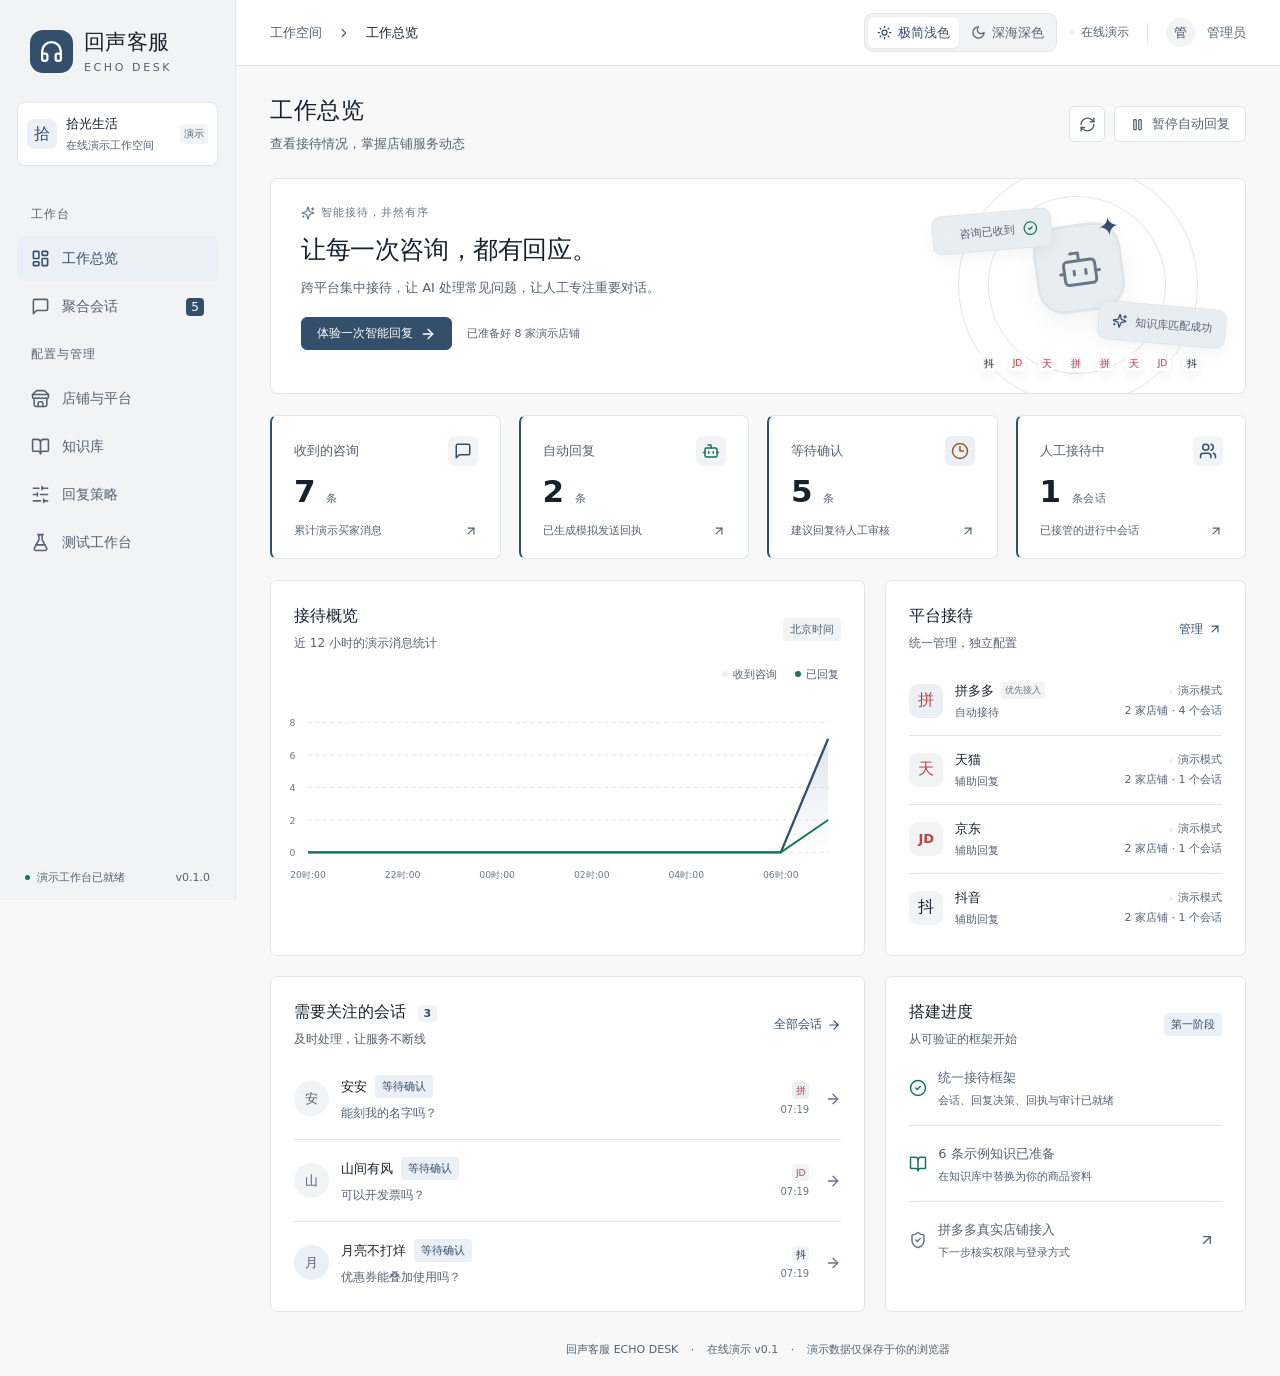
<file: index.html>
<!doctype html>
<html lang="zh-CN">
  <head>
    <meta charset="UTF-8" />
    <meta name="viewport" content="width=device-width, initial-scale=1.0" />
    <meta name="theme-color" content="#6855df" />
    <script>try { document.documentElement.dataset.theme = localStorage.getItem('echo-desk-theme') === 'ocean' ? 'ocean' : 'minimal'; } catch { document.documentElement.dataset.theme = 'minimal'; }</script>
    <title>回声客服 · 电商智能接待工作台</title>
    <link rel="icon" type="image/svg+xml" href="./favicon.svg" />
    <script type="module" crossorigin src="./index-Cj20kp0y.js"></script>
    <link rel="stylesheet" crossorigin href="./index-Ds_ArZD-.css">
  </head>
  <body>
    <div id="root"></div>
  </body>
</html>
</file>
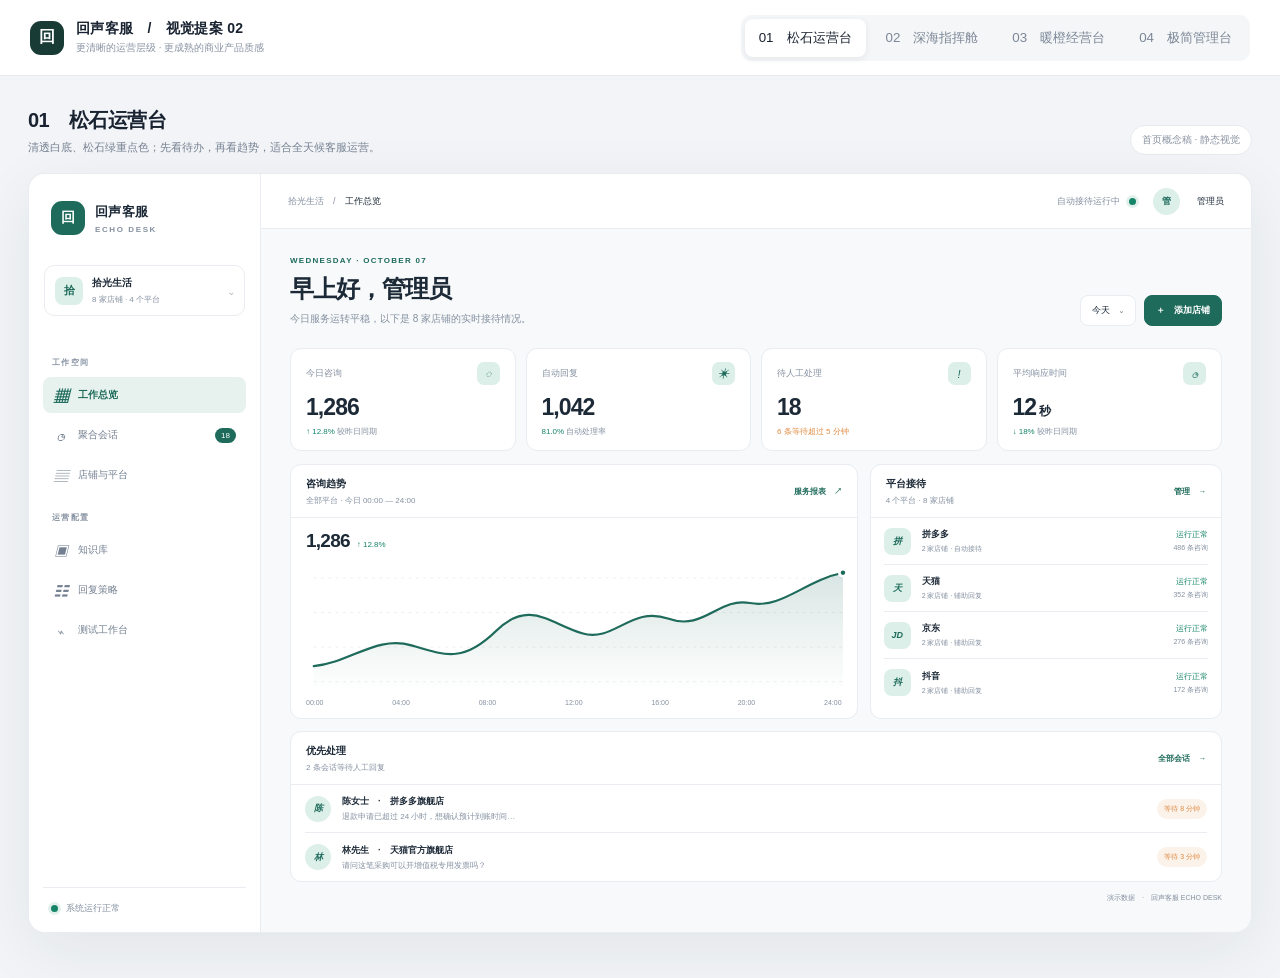
<file: design-options.html>
<!doctype html>
<html lang="zh-CN"><head><meta charset="utf-8"><meta name="viewport" content="width=device-width,initial-scale=1"><title>回声客服 · 视觉提案 2.0</title>
<style>
*{box-sizing:border-box}body{margin:0;background:#f2f4f7;color:#182230;font-family:Inter,"SF Pro Display","Segoe UI","PingFang SC","Microsoft YaHei",sans-serif}.picker{height:76px;position:sticky;top:0;z-index:5;background:#fff;border-bottom:1px solid #e7ebf0;display:flex;align-items:center;justify-content:space-between;padding:0 30px}.pick-brand{display:flex;align-items:center;gap:12px}.pick-symbol{width:34px;height:34px;border-radius:11px;background:#183b35;color:white;display:grid;place-items:center;font-weight:800}.pick-brand strong{font-size:14px;display:block;letter-spacing:.02em}.pick-brand small{font-size:10px;color:#8993a2;display:block;margin-top:3px}.pick-options{display:flex;gap:6px;background:#f4f6f8;border-radius:11px;padding:4px}.pick-options button{border:0;background:none;padding:10px 14px;color:#7c8796;font:600 11px inherit;cursor:pointer;border-radius:8px;white-space:nowrap}.pick-options button.active{background:white;color:#17212e;box-shadow:0 2px 7px #18223012}.stage{padding:31px 28px 45px;display:grid;justify-items:center}.intro{width:min(1380px,100%);display:flex;align-items:flex-end;justify-content:space-between;margin:0 0 18px}.intro h1{font-size:20px;letter-spacing:-.025em;margin:0;font-weight:690}.intro p{margin:6px 0 0;font-size:11px;color:#778293}.intro .tag{font-size:10px;color:#8993a2;background:#fff;border:1px solid #e7ebf0;border-radius:20px;padding:7px 11px}.board{--ink:#1c2937;--muted:#8490a0;--line:#e9edf1;--surface:#fff;--canvas:#f7f9fa;--accent:#1e6b5b;--accent2:#dcefe9;--hot:#df8a40;--nav:#fff;--navink:#748091;--selected:#e7f2ee;--ok:#158467;width:min(1380px,100%);min-height:760px;display:grid;grid-template-columns:232px minmax(0,1fr);background:var(--canvas);border:1px solid var(--line);border-radius:17px;overflow:hidden;box-shadow:0 18px 65px #1d2b3d12;color:var(--ink)}.board[hidden]{display:none}.sidebar{background:var(--nav);border-right:1px solid var(--line);padding:21px 14px 14px;display:flex;flex-direction:column}.brand{height:46px;display:flex;align-items:center;gap:10px;padding:0 8px;margin-bottom:24px}.brand-logo{width:34px;height:34px;border-radius:11px;display:grid;place-items:center;background:var(--accent);color:white;font-weight:800;font-size:14px}.brand-name{font-size:13px;font-weight:720;letter-spacing:.03em}.brand-name small{display:block;font-size:8px;letter-spacing:.2em;color:var(--muted);margin-top:4px;font-weight:600}.space-switch{display:flex;align-items:center;gap:9px;padding:10px;border:1px solid var(--line);border-radius:10px;margin:0 1px 24px}.space-mark{width:28px;height:28px;display:grid;place-items:center;border-radius:8px;background:var(--accent2);color:var(--accent);font-size:11px;font-weight:750}.space-name{font-size:10px;font-weight:650}.space-name small{display:block;color:var(--muted);font-size:8px;margin-top:4px;font-weight:450}.chevron{margin-left:auto;color:var(--muted);font-size:12px}.section-label{margin:17px 9px 7px;font-size:8px;font-weight:750;letter-spacing:.16em;color:var(--muted);text-transform:uppercase}.nav{height:36px;display:flex;align-items:center;gap:10px;padding:0 10px;border-radius:8px;color:var(--navink);font-size:10px;margin:2px 0}.nav .ico{width:15px;height:15px;display:grid;place-items:center;font-size:14px}.nav.on{background:var(--selected);color:var(--accent);font-weight:700}.nav em{margin-left:auto;background:var(--accent);color:white;border-radius:10px;padding:3px 6px;font-style:normal;font-size:8px}.side-bottom{margin-top:auto;border-top:1px solid var(--line);padding:14px 8px 3px;color:var(--muted);font-size:9px;display:flex;align-items:center;gap:8px}.online{width:7px;height:7px;border-radius:50%;background:var(--ok);box-shadow:0 0 0 3px color-mix(in srgb,var(--ok) 12%,transparent)}.work{min-width:0}.topbar{height:55px;background:var(--surface);border-bottom:1px solid var(--line);display:flex;align-items:center;justify-content:space-between;padding:0 27px;font-size:9px;color:var(--muted)}.topbar strong{color:var(--ink);font-weight:570}.top-actions{display:flex;gap:17px;align-items:center}.avatar{display:grid;place-items:center;width:27px;height:27px;border-radius:50%;background:var(--accent2);color:var(--accent);font-weight:750}.main{padding:27px 29px 26px;max-width:1220px;margin:auto}.headline{display:flex;justify-content:space-between;align-items:flex-end;margin-bottom:22px}.kicker{font-size:8px;text-transform:uppercase;letter-spacing:.16em;color:var(--accent);font-weight:750;margin-bottom:8px}.headline h2{font-size:24px;letter-spacing:-.04em;margin:0;font-weight:690}.headline p{font-size:10px;color:var(--muted);margin:7px 0 0}.controls{display:flex;gap:8px}.control{border:1px solid var(--line);border-radius:8px;background:var(--surface);padding:8px 11px;font-size:9px;color:var(--ink)}.control.strong{background:var(--accent);border-color:var(--accent);color:white;font-weight:650}.stats{display:grid;grid-template-columns:repeat(4,minmax(0,1fr));gap:10px;margin-bottom:13px}.stat{background:var(--surface);border:1px solid var(--line);border-radius:11px;padding:13px 15px}.stat-label{display:flex;align-items:center;justify-content:space-between;color:var(--muted);font-size:9px}.stat-icon{width:23px;height:23px;border-radius:7px;background:var(--accent2);color:var(--accent);display:grid;place-items:center;font-size:11px}.stat strong{display:block;font-size:23px;letter-spacing:-.04em;margin-top:9px;font-weight:690}.delta{font-size:8px;color:var(--ok);margin-top:5px}.delta span{color:var(--muted)}.row2{display:grid;grid-template-columns:minmax(0,1.45fr) minmax(245px,.9fr);gap:12px}.module{background:var(--surface);border:1px solid var(--line);border-radius:11px;overflow:hidden}.module-head{height:53px;padding:0 15px;display:flex;justify-content:space-between;align-items:center;border-bottom:1px solid var(--line)}.module-head strong{display:block;font-size:10px;font-weight:690}.module-head small{display:block;color:var(--muted);font-size:8px;margin-top:4px}.module-link{color:var(--accent);font-size:8px;font-weight:650}.summaryline{display:flex;align-items:baseline;gap:7px;padding:12px 15px 0}.summaryline strong{font-size:19px;letter-spacing:-.04em}.summaryline span{font-size:8px;color:var(--ok)}.chart{display:block;width:100%;height:147px}.xlabels{display:flex;justify-content:space-between;color:var(--muted);font-size:7px;padding:0 15px 12px}.stores{padding:0 13px}.store-row{height:47px;display:grid;grid-template-columns:29px minmax(0,1fr) auto;gap:9px;align-items:center;border-bottom:1px solid var(--line)}.store-row:last-child{border:0}.platform-icon{width:27px;height:27px;border-radius:8px;display:grid;place-items:center;background:var(--accent2);color:var(--accent);font-size:9px;font-weight:800}.store-copy strong{display:block;font-size:9px;font-weight:670}.store-copy small{display:block;color:var(--muted);font-size:7px;margin-top:3px}.store-info{text-align:right;font-size:8px;color:var(--ok)}.store-info small{display:block;color:var(--muted);font-size:7px;margin-top:3px}.queue{margin-top:12px}.queue-items{padding:0 14px}.queue-item{height:48px;display:grid;grid-template-columns:28px minmax(0,1fr) auto;align-items:center;gap:9px;border-bottom:1px solid var(--line)}.queue-item:last-child{border:0}.person{width:26px;height:26px;border-radius:50%;display:grid;place-items:center;background:var(--accent2);color:var(--accent);font-size:9px;font-weight:700}.customer strong{font-size:9px;display:block}.customer small{font-size:8px;display:block;color:var(--muted);margin-top:3px;white-space:nowrap;overflow:hidden;text-overflow:ellipsis}.status{font-size:7px;color:var(--hot);background:color-mix(in srgb,var(--hot) 11%,var(--surface));padding:5px 7px;border-radius:20px}.footnote{text-align:right;font-size:7px;color:var(--muted);margin-top:11px}
/* Night shift: denser command center, two-tone ink */
.board[data-design="night"]{--ink:#edf3fb;--muted:#92a3b8;--line:#29394a;--surface:#172433;--canvas:#111c29;--accent:#82b8ff;--accent2:#20354b;--hot:#ffbd73;--nav:#142130;--navink:#98a8ba;--selected:#20364c;--ok:#72d8b6;border-color:#263548;box-shadow:0 22px 80px #06101d50}.board[data-design="night"] .module,.board[data-design="night"] .stat{box-shadow:inset 0 1px #ffffff05}.board[data-design="night"] .chart-grid{stroke:#2c4054}.board[data-design="night"] .chart-stroke{stroke:#82b8ff}.board[data-design="night"] .chart-area{fill:url(#darkFill)}.board[data-design="night"] .chart-dot{fill:#82b8ff;stroke:#172433}
/* Market pulse: denser operations, warm signal orange, table-first */
.board[data-design="pulse"]{--ink:#26231f;--muted:#91887c;--line:#ece5d9;--surface:#fffefa;--canvas:#f5f1e9;--accent:#ca5b2b;--accent2:#f9e9df;--hot:#bb542c;--nav:#272b2c;--navink:#aeb8b5;--selected:#39413f;--ok:#39745d;border-radius:8px;box-shadow:0 20px 65px #392b1a16}.board[data-design="pulse"] .brand-logo{border-radius:9px;background:#ca5b2b}.board[data-design="pulse"] .headline h2{font-family:Georgia,"Songti SC",serif;font-size:29px;font-weight:500;letter-spacing:-.02em}.board[data-design="pulse"] .stat{border-radius:7px;box-shadow:none}.board[data-design="pulse"] .module{border-radius:7px;box-shadow:none}.board[data-design="pulse"] .queue{margin-top:10px}.board[data-design="pulse"] .module-head{background:#fffdf8}.board[data-design="pulse"] .control.strong{background:#c95227;border-color:#c95227}.board[data-design="pulse"] .brand-name,.board[data-design="pulse"] .space-name{color:#f1f0e8}
/* Monochrome executive: flat surfaces, restrained blue, bold typographic hierarchy */
.board[data-design="mono"]{--ink:#15191e;--muted:#737d87;--line:#e4e7e9;--surface:#fff;--canvas:#f7f8f7;--accent:#344d68;--accent2:#eaf0f5;--hot:#a56737;--nav:#f1f3f2;--navink:#606a74;--selected:#e2e8ed;--ok:#16745f;border-radius:4px;box-shadow:0 14px 46px #1118200d}.board[data-design="mono"] .brand-logo{border-radius:4px}.board[data-design="mono"] .stat,.board[data-design="mono"] .module{border-radius:4px;box-shadow:none}.board[data-design="mono"] .stat{border-width:0 0 0 2px;border-left-color:var(--accent);padding-left:13px}.board[data-design="mono"] .headline h2{font-size:27px;letter-spacing:-.05em}.board[data-design="mono"] .module-head{border-bottom:1px solid #dde2e5}
@media(max-width:1050px){.stage{padding:20px 12px}.board{grid-template-columns:195px 1fr}.main{padding:22px 18px}.row2{grid-template-columns:1fr}.stats{grid-template-columns:repeat(2,1fr)}}@media(max-width:650px){.picker{height:auto;align-items:flex-start;gap:12px;flex-direction:column;padding:13px 15px}.pick-options{width:100%;overflow:auto}.pick-options button{flex:1;padding:9px 8px;font-size:9px}.stage{padding:15px 7px}.intro{padding:0 6px}.intro .tag{display:none}.board{grid-template-columns:54px minmax(0,1fr);border-radius:8px}.sidebar{padding:14px 6px;align-items:center}.brand{padding:0;margin-bottom:16px}.brand-logo{width:31px;height:31px}.brand-name,.space-switch,.section-label,.nav span,.side-bottom{display:none}.nav{width:38px;justify-content:center;padding:0}.topbar{padding:0 12px}.main{padding:18px 10px}.headline{align-items:flex-start}.headline h2{font-size:20px}.headline p{max-width:240px;line-height:1.6}.controls .control:first-child{display:none}.stats{gap:7px}.stat{padding:10px}.stat strong{font-size:20px}.stat-label{font-size:8px}}
</style></head><body>
<header class="picker"><div class="pick-brand"><div class="pick-symbol">回</div><div><strong>回声客服　/　视觉提案 02</strong><small>更清晰的运营层级 · 更成熟的商业产品质感</small></div></div><nav class="pick-options" aria-label="选择视觉方向"><button class="active" data-pick="garden">01　松石运营台</button><button data-pick="night">02　深海指挥舱</button><button data-pick="pulse">03　暖橙经营台</button><button data-pick="mono">04　极简管理台</button></nav></header>
<div class="stage"><div class="intro"><div><h1 id="design-title">01　松石运营台</h1><p id="design-desc">清透白底、松石绿重点色；先看待办，再看趋势，适合全天候客服运营。</p></div><span class="tag">首页概念稿 · 静态视觉</span></div>
<div class="board" data-design="garden"><aside class="sidebar"><div class="brand"><div class="brand-logo">回</div><div class="brand-name">回声客服<small>ECHO DESK</small></div></div><div class="space-switch"><span class="space-mark">拾</span><div class="space-name">拾光生活<small>8 家店铺 · 4 个平台</small></div><span class="chevron">⌄</span></div><div class="section-label">工作空间</div><div class="nav on"><i class="ico">▦</i><span>工作总览</span></div><div class="nav"><i class="ico">◷</i><span>聚合会话</span><em>18</em></div><div class="nav"><i class="ico">▤</i><span>店铺与平台</span></div><div class="section-label">运营配置</div><div class="nav"><i class="ico">▣</i><span>知识库</span></div><div class="nav"><i class="ico">☷</i><span>回复策略</span></div><div class="nav"><i class="ico">⌁</i><span>测试工作台</span></div><div class="side-bottom"><i class="online"></i>系统运行正常</div></aside><section class="work"><header class="topbar"><div>拾光生活　/　<strong>工作总览</strong></div><div class="top-actions"><span>自动接待运行中　<i class="online" style="display:inline-block;vertical-align:middle"></i></span><span class="avatar">管</span><strong>管理员</strong></div></header><main class="main"><div class="headline"><div><div class="kicker">WEDNESDAY · OCTOBER 07</div><h2>早上好，管理员</h2><p>今日服务运转平稳，以下是 8 家店铺的实时接待情况。</p></div><div class="controls"><button class="control">今天　⌄</button><button class="control strong">＋　添加店铺</button></div></div>
<div class="stats"><article class="stat"><div class="stat-label">今日咨询 <i class="stat-icon">◌</i></div><strong>1,286</strong><div class="delta">↑ 12.8% <span>较昨日同期</span></div></article><article class="stat"><div class="stat-label">自动回复 <i class="stat-icon">✳</i></div><strong>1,042</strong><div class="delta">81.0% <span>自动处理率</span></div></article><article class="stat"><div class="stat-label">待人工处理 <i class="stat-icon">!</i></div><strong>18</strong><div class="delta" style="color:var(--hot)">6 条等待超过 5 分钟</div></article><article class="stat"><div class="stat-label">平均响应时间 <i class="stat-icon">◷</i></div><strong>12<span style="font-size:12px"> 秒</span></strong><div class="delta">↓ 18% <span>较昨日同期</span></div></article></div>
<div class="row2"><section class="module"><div class="module-head"><div><strong>咨询趋势</strong><small>全部平台 · 今日 00:00 — 24:00</small></div><span class="module-link">服务报表　↗</span></div><div class="summaryline"><strong>1,286</strong><span>↑ 12.8%</span></div><svg class="chart" viewBox="0 0 620 170" preserveAspectRatio="none"><defs><linearGradient id="lightFill" x1="0" y1="0" x2="0" y2="1"><stop offset="0" stop-color="var(--accent)" stop-opacity=".17"/><stop offset="1" stop-color="var(--accent)" stop-opacity="0"/></linearGradient><linearGradient id="darkFill" x1="0" y1="0" x2="0" y2="1"><stop offset="0" stop-color="#82b8ff" stop-opacity=".25"/><stop offset="1" stop-color="#82b8ff" stop-opacity="0"/></linearGradient></defs><g class="chart-grid" stroke="#e9edf1" stroke-dasharray="3 5"><path d="M25 30H605M25 70H605M25 110H605M25 150H605"/></g><path class="chart-area" d="M25 132 C65 128 94 96 132 108 S189 128 225 91 S284 83 319 94 S373 62 413 77 S468 52 503 59 S563 33 605 24 V160 H25Z" fill="url(#lightFill)"/><path class="chart-stroke" d="M25 132 C65 128 94 96 132 108 S189 128 225 91 S284 83 319 94 S373 62 413 77 S468 52 503 59 S563 33 605 24" fill="none" stroke="var(--accent)" stroke-width="2.5" stroke-linecap="round"/><circle class="chart-dot" cx="605" cy="24" r="4" fill="var(--accent)" stroke="white" stroke-width="3"/></svg><div class="xlabels"><span>00:00</span><span>04:00</span><span>08:00</span><span>12:00</span><span>16:00</span><span>20:00</span><span>24:00</span></div></section><section class="module"><div class="module-head"><div><strong>平台接待</strong><small>4 个平台 · 8 家店铺</small></div><span class="module-link">管理　→</span></div><div class="stores"><div class="store-row"><i class="platform-icon">拼</i><div class="store-copy"><strong>拼多多</strong><small>2 家店铺 · 自动接待</small></div><div class="store-info">运行正常<small>486 条咨询</small></div></div><div class="store-row"><i class="platform-icon">天</i><div class="store-copy"><strong>天猫</strong><small>2 家店铺 · 辅助回复</small></div><div class="store-info">运行正常<small>352 条咨询</small></div></div><div class="store-row"><i class="platform-icon">JD</i><div class="store-copy"><strong>京东</strong><small>2 家店铺 · 辅助回复</small></div><div class="store-info">运行正常<small>276 条咨询</small></div></div><div class="store-row"><i class="platform-icon">抖</i><div class="store-copy"><strong>抖音</strong><small>2 家店铺 · 辅助回复</small></div><div class="store-info">运行正常<small>172 条咨询</small></div></div></div></section></div>
<section class="module queue"><div class="module-head"><div><strong>优先处理</strong><small>2 条会话等待人工回复</small></div><span class="module-link">全部会话　→</span></div><div class="queue-items"><div class="queue-item"><i class="person">陈</i><div class="customer"><strong>陈女士　·　拼多多旗舰店</strong><small>退款申请已超过 24 小时，想确认预计到账时间…</small></div><span class="status">等待 8 分钟</span></div><div class="queue-item"><i class="person">林</i><div class="customer"><strong>林先生　·　天猫官方旗舰店</strong><small>请问这笔采购可以开增值税专用发票吗？</small></div><span class="status">等待 3 分钟</span></div></div></section><div class="footnote">演示数据　·　回声客服 ECHO DESK</div></main></section></div></div>
<script>
const variants={garden:['01　松石运营台','清透白底、松石绿重点色；先看待办，再看趋势，适合全天候客服运营。'],night:['02　深海指挥舱','午夜蓝灰、冷光蓝和实时状态；强化运行监控与 AI 接待表现，适合大屏值守。'],pulse:['03　暖橙经营台','砂岩底色、陶土橙提醒；把店铺经营和待处理会话放在首屏，适合电商运营团队。'],mono:['04　极简管理台','低彩度石墨灰、扁平分区和清晰数字层级；更克制稳重，适合专业 SaaS 控制台。']};document.querySelectorAll('[data-pick]').forEach(button=>button.addEventListener('click',()=>{const design=button.dataset.pick;document.querySelectorAll('[data-pick]').forEach(b=>b.classList.toggle('active',b===button));const board=document.querySelector('.board');board.dataset.design=design;document.getElementById('design-title').textContent=variants[design][0];document.getElementById('design-desc').textContent=variants[design][1]}));
</script></body></html>
</file>
<file: index-Ds_ArZD-.css>
:root{font-family:Inter,Segoe UI,Microsoft YaHei,system-ui,sans-serif;color:var(--text);background:var(--surface);font-synthesis:none;font-weight:400;font-size:16px;--purple: #536985;--line: #e7ebf0;--muted: #9395a6;--green: #32947c;--shadow: 0 4px 20px #34335c04}*{box-sizing:border-box}body{margin:0}button,input,select,textarea{font:inherit}button,a,input,select,textarea{-webkit-tap-highlight-color:transparent}button{cursor:pointer}button:disabled{cursor:not-allowed;opacity:.5}a{color:inherit;text-decoration:none}button{color:inherit}button,input,select,textarea{outline:none}button:focus-visible,a:focus-visible{outline:3px solid var(--focus-ring);outline-offset:3px}input:focus,textarea:focus,select:focus{border-color:var(--line)!important;box-shadow:0 0 0 3px var(--shadow-color)}input,select,textarea{border:1px solid var(--line);border-radius:7px;background:var(--surface);color:var(--text)}input,select{height:38px;padding:0 11px}textarea{padding:11px 12px;line-height:1.8;resize:vertical}h1,h2,h3,p{margin:0}h3{font-size:16px;line-height:1.5;font-weight:600}svg{flex-shrink:0}small{font-size:13px}.muted{color:var(--muted)}.app-shell{display:flex;min-height:100vh}.sidebar{width:236px;position:fixed;left:0;top:0;bottom:0;display:flex;flex-direction:column;background:var(--surface);border-right:1px solid var(--line);padding:28px 17px 15px;z-index:5}.brand{display:flex;gap:11px;align-items:center;padding:0 13px 28px}.brand-mark{height:43px;width:43px;border-radius:13px;background:linear-gradient(140deg,var(--accent),var(--accent));display:flex;align-items:center;justify-content:center;color:var(--text-muted);box-shadow:0 5px 12px var(--shadow-color)}.brand strong{font-size:21px;letter-spacing:1px;font-weight:700;display:block}.brand span{display:block;font-size:11px;letter-spacing:2.6px;color:var(--text-secondary);margin-top:5px}.workspace{display:flex;align-items:center;gap:9px;background:var(--surface);border:1px solid var(--line);border-radius:8px;padding:12px 9px;margin-bottom:26px}.workspace-avatar{width:30px;height:30px;background:var(--accent-soft);color:var(--accent);border-radius:7px;display:grid;place-items:center;font-weight:600}.workspace strong{display:block;font-size:13px;font-weight:600}.workspace small{display:block;font-size:11px;color:var(--text-secondary);margin-top:5px}.workspace .badge{font-size:10px;padding:3px 4px;margin-left:auto}.nav-label{padding:0 14px;color:var(--text-secondary);font-size:12px;margin:14px 0 10px;letter-spacing:1px}.nav-item{display:flex;width:100%;align-items:center;gap:12px;border:0;background:none;border-radius:7px;padding:13px 14px;margin:3px 0;color:var(--text-secondary);text-align:left;font-size:14px;transition:background .15s}.nav-item:hover{background:var(--surface)}.nav-item.active{background:var(--surface-muted);color:var(--text);font-weight:600}.nav-item.active svg{stroke-width:2}.nav-item>svg:last-child:not(:first-child){margin-left:auto}.nav-count{margin-left:auto;background:var(--accent-soft);color:var(--accent);border-radius:4px;padding:2px 5px;font-size:12px}.sidebar-bottom{margin-top:auto;padding-top:30px}.build-card{background:linear-gradient(120deg,var(--surface),var(--surface-muted));border:1px solid var(--line);border-radius:9px;padding:17px 16px;color:var(--accent);position:relative}.build-card>svg{position:absolute;right:17px;top:16px;color:var(--accent)}.build-card strong{font-size:14px;font-weight:600}.build-card p{font-size:12px;line-height:1.9;color:var(--text-secondary);margin-top:9px}.build-card button{display:flex;align-items:center;gap:8px;color:var(--accent);border:0;background:none;font-size:12px;padding:0;margin-top:12px}.service-status{display:flex;gap:7px;align-items:center;font-size:11px;color:var(--text-secondary);margin-top:21px;padding:0 8px}.service-status i,.demo-indicator i,.platform-state i,.shop-name i{height:5px;width:5px;border-radius:50%;background:var(--success);display:inline-block}.service-status i.offline{background:var(--warning-soft)}.service-status small{margin-left:auto;font-size:11px;color:var(--text-secondary)}.main-shell{margin-left:236px;width:calc(100% - 236px)}.topbar{height:66px;padding:0 34px;background:var(--surface);border-bottom:1px solid var(--line);display:flex;align-items:center;justify-content:space-between}.breadcrumb{display:flex;align-items:center;gap:15px;font-size:13px;color:var(--text-secondary)}.breadcrumb span{color:var(--text)}.topbar-actions{display:flex;align-items:center;gap:12px;font-size:13px;color:var(--text-secondary)}.demo-indicator{display:flex;align-items:center;gap:7px;font-size:12px;color:var(--text-secondary)}.demo-indicator i{background:var(--accent-soft)}.divider{width:1px;height:20px;background:var(--line);margin:0 6px}.user-avatar{width:29px;height:29px;border-radius:50%;background:var(--surface-muted);color:var(--accent);display:grid;place-items:center;font-size:13px}main{padding:29px 34px 16px;max-width:1560px;margin:auto}.page-heading{display:flex;justify-content:space-between;align-items:center;margin-bottom:25px;gap:15px}.page-heading h1{font-size:23px;letter-spacing:.5px;font-weight:650}.page-heading p{font-size:13px;color:var(--text-secondary);margin-top:9px}.heading-actions{display:flex;align-items:center;gap:9px}.button{display:inline-flex;align-items:center;justify-content:center;gap:7px;border:1px solid transparent;min-height:36px;padding:0 15px;border-radius:6px;font-size:13px;font-weight:500;white-space:nowrap;transition:background .15s}.button.primary{background:var(--accent-soft);color:var(--text-muted);border-color:var(--line);box-shadow:0 3px 6px var(--shadow-color)}.button.primary:hover:not(:disabled){background:var(--accent)}.button.secondary{background:var(--surface);border-color:var(--line);color:var(--text-secondary)}.button.secondary:hover:not(:disabled){background:var(--surface);border-color:var(--line)}.icon-button{display:inline-flex;align-items:center;justify-content:center;width:30px;height:30px;border:0;background:none;border-radius:6px;color:var(--text-secondary)}.icon-button:hover{background:var(--surface-muted);color:var(--accent)}.icon-button.bordered{border:1px solid var(--line);background:var(--surface);height:36px;width:36px}.text-button{display:inline-flex;align-items:center;gap:5px;background:none;border:0;padding:0;color:var(--accent);font-size:12px;white-space:nowrap}.text-button:hover{text-decoration:underline}.badge{font-size:11px;padding:4px 7px;background:var(--surface-muted);color:var(--text-secondary);border-radius:4px;display:inline-flex;align-items:center;gap:4px;white-space:nowrap;font-weight:400}.badge.purple{background:var(--accent-soft);color:var(--accent)}.badge.green{background:var(--surface-muted);color:var(--success)}.badge.orange{background:var(--accent-soft);color:var(--warning)}.badge.blue{background:var(--accent-soft);color:var(--accent)}.panel{background:var(--surface);border:1px solid var(--line);border-radius:10px;box-shadow:var(--shadow)}.panel-heading{display:flex;justify-content:space-between;align-items:center;padding:23px 23px 0;gap:15px}.panel-heading p{font-size:12px;color:var(--text-secondary);line-height:1.8;margin-top:5px}.panel-title-icon{display:flex;align-items:center;gap:13px}.panel-title-icon>svg{color:var(--accent)}.page-footer{font-size:11px;color:var(--text-secondary);text-align:center;line-height:1.8;padding:28px 0 0}.page-footer span{margin:0 9px}.error-banner,.pause-banner{display:flex;align-items:center;justify-content:space-between;gap:9px;padding:12px 15px;background:var(--accent-soft);border:1px solid var(--line);border-radius:7px;font-size:14px;color:var(--danger);margin-bottom:18px}.error-banner button{border:0;background:none;color:inherit}.pause-banner{justify-content:flex-start;background:var(--accent-soft);border-color:var(--line);color:var(--warning)}.toast{position:fixed;bottom:28px;left:calc(50% + 100px);transform:translate(-50%);display:flex;align-items:center;gap:9px;background:var(--accent);color:var(--text-muted);box-shadow:0 10px 40px var(--shadow-color);padding:13px 21px;border-radius:9px;font-size:14px;z-index:100}.toast svg{color:var(--success)}.loading{display:flex;gap:10px;align-items:center;justify-content:center;min-height:240px;color:var(--text-secondary);font-size:14px}.spin{animation:spin 1.4s linear infinite}@keyframes spin{to{transform:rotate(360deg)}}.empty-state{padding:55px 20px;text-align:center;color:var(--text-secondary);font-size:14px}.welcome-card{min-height:216px;background:linear-gradient(100deg,var(--accent-soft),var(--surface-muted) 56%,var(--surface-muted));border:1px solid var(--line);border-radius:10px;padding:26px 30px;display:flex;justify-content:space-between;position:relative;overflow:hidden}.welcome-content{position:relative;z-index:1}.eyebrow{font-size:11px;display:flex;gap:6px;align-items:center;letter-spacing:1px;color:var(--text-muted);margin-bottom:13px}.welcome-card h2{font-size:25px;letter-spacing:1px;font-weight:600;color:var(--text)}.welcome-card p{font-size:13px;color:var(--text-secondary);margin:13px 0 20px}.welcome-card .button{font-size:12px;min-height:33px}.welcome-note{font-size:11px;color:var(--text-secondary);margin-left:15px}.welcome-art{position:relative;width:270px;flex-shrink:0;height:160px;margin-right:5px}.orbit{position:absolute;border:1px solid var(--line);border-radius:50%;width:178px;height:178px;left:48px;top:-9px}.orbit-two{width:240px;height:240px;left:18px;top:-40px}.art-bot{width:88px;height:88px;border-radius:27px;background:linear-gradient(140deg,var(--surface),var(--accent-soft));border:3px solid var(--line);box-shadow:0 12px 25px var(--shadow-color);position:absolute;left:95px;top:19px;display:grid;place-items:center;color:var(--text-muted);transform:rotate(-8deg)}.bot-star{position:absolute;right:-5px;top:-11px;color:var(--accent);font-size:26px}.art-bubble{position:absolute;display:flex;align-items:center;gap:8px;padding:11px 13px;border:1px solid var(--line);background:var(--surface);box-shadow:0 5px 15px var(--shadow-color);border-radius:9px;font-size:11px;color:var(--text-secondary)}.bubble-one{top:7px;left:-8px;transform:rotate(-5deg)}.bubble-one svg{color:var(--success)}.bubble-dot{width:6px;height:6px;background:var(--accent-soft);border-radius:50%}.bubble-two{right:-16px;top:100px;transform:rotate(5deg)}.bubble-two svg{color:var(--accent)}.art-platforms{display:flex;gap:12px;position:absolute;bottom:-6px;left:40px}.art-platforms .platform-icon{box-shadow:0 5px 10px var(--shadow-color);border:3px solid var(--line);width:31px;height:31px;border-radius:9px}.metrics-grid{display:grid;grid-template-columns:repeat(4,1fr);gap:18px;margin:21px 0}.metric-card{background:var(--surface);border:1px solid var(--line);box-shadow:var(--shadow);border-radius:9px;padding:20px 22px;text-align:left}.metric-card:hover{border-color:var(--line)}.metric-top{display:flex;justify-content:space-between;align-items:center;color:var(--text-secondary);font-size:13px}.metric-icon{height:30px;width:30px;border-radius:7px;background:var(--surface-muted);color:var(--accent);display:grid;place-items:center}.metric-icon.green{background:var(--surface-muted);color:var(--success)}.metric-icon.orange{background:var(--accent-soft);color:var(--warning)}.metric-icon.blue{background:var(--surface-muted);color:var(--accent)}.metric-card>strong{display:block;font-size:31px;font-weight:600;margin-top:7px;letter-spacing:.5px;color:var(--text)}.metric-card strong small{font-size:11px;font-weight:400;color:var(--text-secondary);margin-left:10px}.metric-card p{margin-top:14px;font-size:11px;display:flex;align-items:center;justify-content:space-between;color:var(--text-secondary)}.dashboard-columns{display:grid;grid-template-columns:1.65fr 1fr;gap:20px}.chart-panel{min-width:0}.chart-legend{display:flex;gap:18px;justify-content:flex-end;font-size:11px;color:var(--text-secondary);margin:12px 25px 0}.chart-legend span{display:flex;align-items:center;gap:5px}.chart-legend i{width:6px;height:6px;border-radius:50%}.legend-purple{background:var(--accent-soft)}.legend-mint{background:var(--success)}.chart{display:block;width:100%;height:211px;margin:0 0 11px}.platform-rows{padding:12px 23px 13px}.platform-row{display:flex;gap:12px;align-items:center;padding:15px 0;border-bottom:1px solid var(--line)}.platform-row:last-child{border:0}.platform-icon{display:inline-grid;place-items:center;width:34px;height:34px;border-radius:9px;background:var(--accent-soft);color:var(--danger);font-size:16px;flex-shrink:0;font-weight:600}.platform-icon.small{width:17px;height:17px;border-radius:4px;font-size:10px;font-weight:500}.platform-icon.tmall{background:var(--surface-muted);color:var(--danger)}.platform-icon.jd{background:var(--surface-muted);color:var(--danger);font-size:13px}.platform-icon.jd.small{font-size:9px}.platform-icon.douyin{background:var(--surface-muted);color:var(--text)}.platform-row strong{font-size:13px;font-weight:500;display:flex;align-items:center;gap:7px}.platform-row small{display:block;margin-top:5px;font-size:11px;color:var(--text-secondary)}.tiny-label{font-size:9px;color:var(--text-muted);background:var(--surface-muted);border-radius:3px;padding:2px 4px}.platform-state{font-size:11px;color:var(--text-secondary);margin-left:auto;text-align:right}.platform-state i{margin-right:5px;width:4px;height:4px;background:var(--accent-soft)}.bottom-columns{margin-top:20px}.number-bubble{font-size:11px;color:var(--accent);background:var(--surface-muted);padding:2px 6px;border-radius:4px;margin-left:6px}.pending-panel{padding-bottom:8px}.attention-row{display:flex;align-items:center;width:calc(100% - 46px);margin:0 23px;gap:12px;padding:17px 0;background:none;border:0;border-bottom:1px solid var(--line);text-align:left}.attention-row:first-of-type{margin-top:8px}.attention-row:last-child{border:0}.attention-row>div{min-width:0;flex:1}.customer-avatar{height:35px;width:35px;border-radius:50%;background:var(--surface-muted);color:var(--text-secondary);font-size:13px;display:grid;place-items:center;flex-shrink:0}.attention-row:nth-of-type(2) .customer-avatar{background:var(--surface-muted);color:var(--text-secondary)}.attention-row:nth-of-type(3) .customer-avatar{background:var(--accent-soft);color:var(--text-secondary)}.attention-row strong{font-size:13px;font-weight:500;display:flex;align-items:center;gap:8px}.attention-row p{font-size:12px;color:var(--text-secondary);margin-top:7px;overflow:hidden;text-overflow:ellipsis;white-space:nowrap}.attention-row>svg{color:var(--text-muted);margin-left:4px}.attention-platform{text-align:right;display:flex;flex-direction:column;align-items:flex-end;gap:5px}.attention-platform small{font-size:10px;color:var(--text-muted)}.milestone{margin:0 23px;padding:17px 0;display:flex;align-items:center;gap:11px;border-bottom:1px solid var(--line);color:var(--text-muted)}.milestone:first-of-type{margin-top:7px}.milestone:last-child{border:0;padding-bottom:24px}.milestone.done>svg{color:var(--success)}.milestone strong{font-size:13px;color:var(--text-secondary);font-weight:500}.milestone small{font-size:11px;display:block;color:var(--text-secondary);margin-top:6px}.milestone .icon-button{margin-left:auto}.inbox-layout{display:grid;grid-template-columns:260px minmax(300px,1fr) 225px;overflow:hidden;height:calc(100vh - 226px);min-height:620px}.conversation-list{border-right:1px solid var(--line);background:var(--surface);display:flex;flex-direction:column;min-height:0}.list-heading{display:flex;align-items:center;justify-content:space-between;padding:21px 17px 17px;font-size:14px}.list-heading span:not(.badge){font-size:12px;color:var(--text-secondary);margin-left:6px;font-weight:400}.search-box{display:flex;align-items:center;border:1px solid var(--line);border-radius:6px;background:var(--surface);color:var(--text-secondary);padding:0 10px;gap:6px}.search-box input{border:0;box-shadow:none!important;background:transparent;min-width:0;width:100%;padding:0 3px;font-size:13px;height:34px}.conversation-list>.search-box{margin:0 15px}.list-filters{display:flex;align-items:center;padding:12px 15px;gap:5px;border-bottom:1px solid var(--line)}.list-filters select{font-size:12px;background:none;border:0;height:25px;padding:0;max-width:110px;color:var(--text-secondary)}.list-filters select:last-child{margin-left:auto}.list-filters>svg{display:none}.conversation-items{overflow:auto;min-height:0}.conversation-item{width:100%;display:flex;gap:11px;align-items:flex-start;background:none;border:0;border-bottom:1px solid var(--line);text-align:left;padding:19px 17px;position:relative}.conversation-item:hover{background:var(--surface)}.conversation-item.selected{background:var(--surface-muted)}.conversation-item.selected:before{content:"";position:absolute;width:3px;background:var(--accent-soft);left:0;top:0;bottom:0}.avatar-wrap{position:relative}.avatar-wrap .platform-icon{position:absolute;right:-3px;bottom:-4px;border:2px solid var(--line);width:17px;height:17px;font-size:8px}.conversation-preview{flex:1;min-width:0}.conversation-preview strong{display:flex;justify-content:space-between;align-items:center;font-size:13px;font-weight:500;gap:4px}.conversation-preview small{font-size:10px;color:var(--text-secondary);font-weight:400}.conversation-preview p{font-size:12px;color:var(--text-secondary);overflow:hidden;white-space:nowrap;text-overflow:ellipsis;margin:9px 0 7px}.conversation-preview>span{color:var(--text-muted);font-size:10px}.conversation-main{display:flex;flex-direction:column;min-width:0;min-height:0}.chat-header{display:flex;align-items:center;justify-content:space-between;padding:21px 22px;border-bottom:1px solid var(--line);gap:8px}.chat-header strong{font-size:15px;font-weight:600}.chat-header p{font-size:11px;color:var(--text-secondary);display:flex;gap:5px;align-items:center;margin-top:7px}.chat-header>div:last-child{display:flex;align-items:center;gap:10px}.small-button{padding:0 9px;font-size:11px;min-height:30px}.chat-timeline{flex:1;min-height:100px;overflow:auto;padding:21px 22px;background:var(--surface)}.timeline-caption{text-align:center;color:var(--text-muted);font-size:11px;margin-bottom:25px}.chat-message{display:flex;gap:10px;align-items:flex-start;margin-bottom:25px}.message-avatar{width:27px;height:27px;border-radius:7px;background:var(--surface-muted);color:var(--text-secondary);font-size:12px;display:grid;place-items:center}.message-avatar.purple{background:var(--accent-soft);color:var(--accent)}.chat-message>div{max-width:85%}.message-author{font-size:11px;color:var(--text-secondary);margin:1px 0 7px;display:flex;gap:11px}.message-author small{font-size:10px;color:var(--text-muted)}.chat-message p{font-size:13px;line-height:1.9;padding:11px 14px;border:1px solid var(--line);background:var(--surface);border-radius:0 9px 9px;white-space:pre-wrap;overflow-wrap:anywhere}.chat-message.outgoing{flex-direction:row-reverse}.outgoing .message-author{justify-content:flex-end}.chat-message.outgoing p{background:var(--accent-soft);border-color:var(--line);color:var(--text-secondary);border-radius:9px 0 9px 9px}.message-receipt{display:flex;gap:4px;align-items:center;font-size:10px;color:var(--text-secondary);margin-top:6px;justify-content:flex-end}.suggestion-card{margin:13px 20px 0;background:var(--surface);border:1px solid var(--line);border-radius:8px;padding:12px 14px}.suggestion-title{display:flex;align-items:center;gap:7px;color:var(--text-muted);font-size:12px}.suggestion-title strong{font-weight:500}.suggestion-title .badge{margin-left:auto;font-size:10px}.suggestion-card>p{line-height:1.8;color:var(--text-secondary);font-size:12px;margin:9px 0}.suggestion-card>div:last-child{display:flex;align-items:center;gap:12px}.suggestion-card small{font-size:10px;color:var(--text-muted);margin-right:auto}.suggestion-card .text-button{font-size:11px}.text-button.muted{color:var(--text-secondary)}.composer{padding:14px 21px;border-top:1px solid var(--line);margin-top:14px}.composer textarea{border:0;box-shadow:none!important;padding:0;width:100%;min-height:65px;resize:none;font-size:13px}.composer textarea::placeholder{color:var(--text-secondary)}.composer>div{display:flex;justify-content:space-between;align-items:center}.composer small{font-size:10px;color:var(--text-muted)}.composer .button{font-size:12px;min-height:32px}.conversation-context{border-left:1px solid var(--line);padding:22px 19px;overflow:auto;display:flex;flex-direction:column}.context-heading{font-size:14px;display:flex;align-items:center;gap:7px;color:var(--text-secondary)}.context-heading svg{color:var(--text-secondary)}.context-section{border-bottom:1px solid var(--line);padding:21px 0}.field-caption{font-size:11px;color:var(--text-secondary);display:block;margin-bottom:12px}.product-placeholder{height:75px;background:linear-gradient(140deg,var(--surface-muted),var(--surface-muted));border:1px solid var(--line);border-radius:7px;display:flex;align-items:center;justify-content:center;color:var(--text-secondary);margin-bottom:11px;font-size:16px;letter-spacing:5px;line-height:1.8;font-weight:300}.product-placeholder span{border-left:1px solid var(--line);padding-left:14px}.context-section>strong{font-size:13px;font-weight:500;color:var(--text-secondary);display:block;line-height:1.8}.context-section p{font-size:12px;color:var(--text-secondary);line-height:1.9;margin:7px 0}.context-section small{font-size:10px;color:var(--text-secondary);line-height:1.8;display:block}.matching-bar{height:4px;background:var(--surface-muted);border-radius:3px;margin:13px 0 7px;overflow:hidden}.matching-bar span{display:block;height:100%;background:var(--accent-soft)}.context-bottom{margin-top:auto;padding-top:20px}.context-bottom .button{width:100%;font-size:12px}.knowledge-summary,.connection-banner{display:flex;align-items:center;gap:17px;background:var(--surface-muted);border:1px solid var(--line);border-radius:9px;padding:23px 25px;margin-bottom:23px}.knowledge-summary-icon,.connection-icon{width:50px;height:50px;background:var(--surface);color:var(--accent);border:1px solid var(--line);border-radius:12px;display:grid;place-items:center}.knowledge-summary strong,.connection-banner strong{font-size:16px;font-weight:500;color:var(--text-secondary)}.knowledge-summary p,.connection-banner p{font-size:13px;color:var(--text-secondary);margin-top:8px;line-height:1.8}.knowledge-summary>div:nth-child(3){margin-left:auto;margin-right:23px}.knowledge-summary>div:nth-child(3) strong{font-size:29px;display:flex;align-items:center;gap:12px;color:var(--accent)}.knowledge-summary small{font-size:12px;font-weight:400;color:var(--text-secondary)}.table-toolbar{display:flex;align-items:center;gap:12px;padding:20px 23px;border-bottom:1px solid var(--line)}.table-toolbar .search-box{width:290px}.table-toolbar select{font-size:13px;min-width:110px;height:36px}.toolbar-count{margin-left:auto;font-size:12px}.table-scroll{overflow:auto}table{width:100%;border-collapse:collapse;text-align:left;font-size:13px}th{background:var(--surface);color:var(--text-secondary);font-size:12px;font-weight:400;padding:14px 23px;border-bottom:1px solid var(--line);white-space:nowrap}td{padding:20px 23px;color:var(--text-secondary);border-bottom:1px solid var(--line)}tbody tr:last-child td{border:0}td strong{font-size:14px;color:var(--text-secondary);font-weight:500;display:block}td p{font-size:12px;color:var(--text-secondary);margin:6px 0 8px;line-height:1.7}.keyword-tags{display:flex;gap:5px;flex-wrap:wrap;max-width:260px}.keyword-tags span{font-size:11px;background:var(--surface);color:var(--text-secondary);padding:4px 7px;border:1px solid var(--line);border-radius:4px}.table-actions{display:flex;gap:5px}.toggle{width:30px;height:17px;border:0;border-radius:20px;background:var(--surface-muted);padding:2px;display:flex;align-items:center;transition:background .2s}.toggle span{width:13px;height:13px;border-radius:50%;background:var(--surface);box-shadow:0 1px 2px var(--shadow-color);transition:transform .2s}.toggle.on{background:var(--accent)}.toggle.on span{transform:translate(13px)}.info-note{display:flex;align-items:center;gap:9px;color:var(--text-secondary);font-size:12px;margin-top:18px;padding:0 4px;line-height:1.9}.modal-backdrop{position:fixed;top:0;right:0;bottom:0;left:0;background:var(--overlay);-webkit-backdrop-filter:blur(3px);backdrop-filter:blur(3px);z-index:50;display:flex;align-items:center;justify-content:center;padding:25px}.modal{background:var(--surface);width:560px;max-height:90vh;overflow:auto;border-radius:12px;box-shadow:0 20px 100px var(--shadow-color)}.modal-head{display:flex;align-items:center;justify-content:space-between;border-bottom:1px solid var(--line);padding:21px 25px}.modal-head h2{font-size:16px;font-weight:600}.form{display:flex;flex-direction:column;gap:18px;padding:23px 25px}.form label{display:flex;flex-direction:column;gap:8px;font-size:13px;color:var(--text-secondary)}.form small{font-size:11px;color:var(--text-secondary);line-height:1.8}.form textarea,.form input,.form select{font-size:14px;width:100%}.form p{font-size:14px;color:var(--text-secondary);line-height:1.9}.form-grid{display:grid;grid-template-columns:1fr 1fr;gap:19px}.modal-actions{display:flex;gap:10px;justify-content:flex-end;border-top:1px solid var(--line);padding-top:20px;margin-top:4px}.danger{color:var(--text-secondary)}.danger-button{background:var(--accent);color:var(--text-muted)}.strategy-grid{display:grid;grid-template-columns:1fr 1fr;gap:22px}.engine-options{padding:22px 23px 0;display:flex;flex-direction:column;gap:10px}.engine-option{display:flex;text-align:left;align-items:center;border:1px solid var(--line);background:var(--surface);border-radius:7px;padding:15px 13px;gap:11px}.engine-option.selected{background:var(--surface);border-color:var(--line)}.radio-dot{width:14px;height:14px;border:1px solid var(--line);border-radius:50%;background:var(--surface)}.selected .radio-dot{border:4px solid var(--line)}.engine-option strong{font-size:13px;font-weight:500;color:var(--text-secondary)}.engine-option small{font-size:11px;color:var(--text-secondary);display:block;margin-top:5px}.engine-option .badge{margin-left:auto;font-size:10px}.setting-note{font-size:12px;line-height:1.9;color:var(--text-secondary);padding:16px 23px 23px}.threshold-label{display:flex;justify-content:space-between;align-items:center;margin:28px 24px 15px;font-size:13px;color:var(--text-secondary)}.threshold-label strong{font-size:26px;font-weight:500;color:var(--text-muted)}.threshold-label small{font-size:13px;margin-left:4px}.range{width:calc(100% - 48px);margin:0 24px;padding:0;border:0;height:8px;box-shadow:none!important;accent-color:var(--accent)}.range-captions{display:flex;justify-content:space-between;font-size:10px;color:var(--text-secondary);margin:9px 24px 0}.policy-checks{padding:24px 24px 0;display:flex;flex-direction:column;gap:15px;color:var(--text-secondary);font-size:12px}.policy-checks div{display:flex;gap:8px;align-items:center}.policy-checks svg{color:var(--text-muted)}.settings-panel .setting-note{padding-bottom:23px}.risk-panel{margin:22px 0}.risk-panel .form{padding-bottom:0}.settings-save{display:flex;justify-content:flex-end;padding:20px 25px 23px}.rule-answer{max-width:340px}.shops-grid{display:grid;grid-template-columns:1fr 1fr;gap:21px}.connection-banner .button{margin-left:auto}.shop-card{padding:19px 20px;border-radius:12px;box-shadow:0 1px 3px var(--shadow-color),0 6px 16px var(--shadow-color)}.platform-management{display:flex;flex-direction:column;gap:24px}.management-summary{display:flex;align-items:center;gap:30px;padding:18px 22px;background:var(--surface);border:1px solid var(--line);border-radius:12px}.management-summary div{display:flex;align-items:baseline;gap:9px;padding-right:25px;border-right:1px solid var(--line)}.management-summary strong{font-size:22px;color:var(--text);font-weight:650}.management-summary span,.management-summary p{color:var(--text-secondary);font-size:14px}.management-summary p{margin-left:auto}.platform-group{padding:18px;background:var(--surface);border:1px solid var(--line);border-radius:14px}.platform-group-heading{display:flex;align-items:center;gap:12px;margin:0 2px 16px}.platform-group-heading h2{font-size:16px;font-weight:650;color:var(--text)}.platform-group-heading p{margin-top:3px;color:var(--text-secondary);font-size:13px}.platform-group-heading .badge{margin-left:auto}.platform-group .shops-grid{grid-template-columns:repeat(2,minmax(0,1fr));gap:13px}.shop-card-header{justify-content:space-between}.shop-card-header h3{color:var(--text);font-size:15px}.shop-card-header p{color:var(--text-secondary);font-size:12px}.shop-config{padding:15px 0;border-bottom:1px solid var(--line)}.shop-config label,.shop-config>div{color:var(--text-secondary);font-size:13px}.shop-config select{color:var(--text);font-size:13px;max-width:180px}.shop-card-footer{display:flex;align-items:center;justify-content:space-between;padding-top:12px;color:var(--text-secondary);font-size:12px}.shop-card-footer .text-button{color:var(--text);font-size:13px}.shop-card-header{display:flex;align-items:center;gap:12px}.shop-card-header .platform-icon{height:43px;width:43px;font-size:18px}.shop-card-header p{font-size:12px;color:var(--text-secondary);margin-top:5px}.shop-card-header .badge{margin-left:auto}.shop-name{padding:19px 0;border-bottom:1px solid var(--line);margin-bottom:17px}.shop-name strong{font-size:14px;font-weight:500;color:var(--text-secondary);display:block}.shop-name span{font-size:11px;color:var(--text-secondary);display:flex;gap:6px;align-items:center;margin-top:9px}.shop-name i{background:var(--accent)}.shop-config{display:flex;align-items:center;gap:17px}.shop-config label{font-size:12px;color:var(--text-secondary);display:flex;align-items:center;gap:9px;flex:1}.shop-config select{font-size:12px;max-width:175px;color:var(--text-secondary);flex:1}.shop-config>div{font-size:11px;display:flex;align-items:center;gap:9px;color:var(--text-secondary)}.adapter-note{font-size:12px;color:var(--text-secondary);line-height:1.9;margin:17px 0}.shop-card .text-button{font-size:12px}.connection-plan{margin-top:22px}.plan-steps{display:grid;grid-template-columns:repeat(3,1fr);gap:25px;padding:25px}.plan-steps>div{border-left:1px solid var(--line);padding:0 15px}.plan-steps span{font-size:14px;letter-spacing:2px;color:var(--text-muted);display:block;margin-bottom:10px}.plan-steps strong{font-size:14px;font-weight:500;color:var(--text-secondary)}.plan-steps p{font-size:12px;line-height:1.9;color:var(--text-secondary);margin-top:9px}.lab-grid{display:grid;grid-template-columns:1fr 1fr;gap:23px}.lab-form .form{padding-top:23px}.example-prompts{font-size:11px}.example-prompts>small{display:block;margin-bottom:10px}.example-prompts>div{display:flex;flex-wrap:wrap;gap:8px}.example-prompts button{font-size:11px;padding:7px 9px;color:var(--text-secondary);border:1px solid var(--line);border-radius:5px;background:var(--surface)}.lab-actions{display:flex;justify-content:space-between;margin-top:2px}.lab-form .setting-note{padding:0}.lab-result{min-height:500px}.lab-empty{padding:65px 30px;text-align:center}.lab-empty>div:first-child{width:83px;height:83px;display:grid;place-items:center;margin:0 auto 25px;background:var(--surface-muted);border:1px solid var(--line);border-radius:23px;color:var(--text-muted);position:relative}.lab-empty>div>span{position:absolute;right:-7px;top:-10px;font-size:24px}.lab-empty h3{font-size:16px;color:var(--text-secondary);font-weight:400}.lab-empty p{font-size:13px;line-height:2;color:var(--text-muted);margin:13px 0 27px}.lab-empty>div:last-child{font-size:11px;color:var(--text-muted);display:flex;gap:6px;align-items:center;justify-content:center}.result-content{padding:27px 25px}.result-status{display:flex;align-items:center;gap:10px;color:var(--text-secondary)}.result-status>svg{color:var(--text-secondary)}.result-status strong{font-size:14px;font-weight:500}.result-status small{font-size:11px;display:block;color:var(--text-secondary);margin-top:5px}.result-status .badge{margin-left:auto}.result-answer{display:flex;gap:10px;margin-top:23px;background:var(--surface);border:1px solid var(--line);border-radius:8px;padding:18px;color:var(--text-secondary)}.result-answer p{font-size:13px;line-height:2}.result-content dl{display:grid;grid-template-columns:65px 1fr;gap:17px 14px;margin:27px 0 25px;font-size:12px;line-height:1.9}.result-content dt{color:var(--text-muted)}.result-content dd{margin:0;color:var(--text-secondary)}.research-intro{display:flex;align-items:center;justify-content:space-between;padding:25px 28px;background:var(--surface-muted);border:1px solid var(--line);border-radius:10px;margin-bottom:22px;gap:25px}.research-intro h2{font-size:20px;font-weight:500;color:var(--text-secondary);line-height:1.6;margin-top:14px}.research-intro p{font-size:13px;color:var(--text-secondary);line-height:1.9;margin-top:11px}.research-intro>svg{color:var(--text-muted)}.commercial-grid{display:grid;grid-template-columns:1fr 1fr;gap:22px;padding:23px}.commercial-grid a{display:block;border:1px solid var(--line);border-radius:8px;padding:19px;background:var(--surface)}.commercial-grid a:hover{border-color:var(--line)}.commercial-grid a>div{display:flex;justify-content:space-between;color:var(--text-secondary);font-size:15px}.commercial-grid strong{font-weight:500}.commercial-grid p{font-size:13px;line-height:1.9;color:var(--text-muted);margin:12px 0}.commercial-grid a>span{font-size:11px;color:var(--text-muted);display:flex;align-items:center;gap:5px}.research-projects{display:grid;grid-template-columns:1fr 1fr;gap:21px;margin:22px 0}.research-project{padding:22px}.project-header{display:flex;align-items:center;gap:10px}.project-header>span{height:30px;width:30px;border-radius:7px;background:var(--surface-muted);color:var(--text-muted);display:grid;place-items:center}.project-header a{display:flex;align-items:center;gap:6px;color:var(--text-secondary);min-width:0}.project-header h3{font-size:15px;overflow-wrap:anywhere}.project-header .badge{font-size:10px;margin-left:auto}.research-project>p{font-size:13px;line-height:2;color:var(--text-secondary);margin:16px 0}.project-footer{border-top:1px solid var(--line);padding-top:14px;display:flex;gap:10px;justify-content:space-between;font-size:11px;color:var(--text-secondary)}.project-footer>span{display:flex;align-items:center;gap:4px;white-space:nowrap}.project-footer small{font-size:10px;text-align:right;line-height:1.7}.research-decision{padding:25px;display:flex;gap:16px;color:var(--text-muted)}.research-decision h3{font-size:15px;color:var(--text-secondary)}.research-decision p{font-size:13px;line-height:2;color:var(--text-muted);margin-top:10px}td{color:var(--text-secondary)}td strong,.shop-name strong,.engine-option strong{color:var(--text)}td p,.adapter-note,.setting-note,.context-section p{color:var(--text-secondary)}.chat-message p{color:var(--text)}.form label,.form p,.result-answer p,.result-content dd{color:var(--text-secondary)}.research-project>p,.research-decision p,.commercial-grid p{color:var(--text-secondary)}.project-footer,.research-intro p,.rule-answer,.shop-config select{color:var(--text-secondary)}@media(min-width:1550px){.welcome-card{min-height:232px;padding-top:32px}.welcome-art{margin-right:50px}.inbox-layout{grid-template-columns:290px minmax(350px,1fr) 250px}.chart{height:230px}.metrics-grid{gap:22px}.metric-card{padding:22px 25px}}@media(max-width:1250px){.sidebar{width:207px;padding-left:12px;padding-right:12px}.brand{padding-left:8px}.workspace{padding:10px 7px;gap:7px}.workspace strong{font-size:12px}.workspace .badge{display:none}.main-shell{margin-left:207px;width:calc(100% - 207px)}main{padding:25px}.topbar{padding:0 25px}.welcome-card{padding:25px}.welcome-card h2{font-size:22px}.welcome-art{width:225px;margin-right:5px}.bubble-two{right:-10px}.art-bot{left:75px}.orbit-one{left:32px}.orbit-two{left:0}.welcome-note{display:block;margin:13px 0 0}.metric-card{padding:17px}.dashboard-columns{grid-template-columns:1.4fr 1fr}.inbox-layout{grid-template-columns:225px minmax(260px,1fr)}.conversation-context{display:none}.conversation-item{padding:17px 13px}.shop-config{flex-wrap:wrap}.shop-config>div{margin-top:4px}.knowledge-summary>div:nth-child(3){margin-right:4px}.knowledge-summary small{display:none}th,td{padding-left:17px;padding-right:17px}.project-header .badge{display:none}.research-projects{gap:17px}}@media(max-width:1000px){.sidebar{width:184px}.main-shell{margin-left:184px;width:calc(100% - 184px)}.brand strong{font-size:18px}.brand-mark{width:36px;height:36px}.brand{gap:9px}.workspace-avatar{display:none}.workspace{justify-content:center}.build-card{padding:14px 12px}.build-card>svg{display:none}.nav-item{font-size:13px;padding:12px;gap:9px}.nav-label{font-size:11px}.welcome-art{display:none}.metrics-grid{gap:12px}.metric-card{padding:15px}.metric-card strong{font-size:28px}.metric-icon{height:24px;width:24px}.metric-card p{font-size:10px;line-height:1.6}.metric-card p svg{display:none}.dashboard-columns{grid-template-columns:1fr}.platform-rows{display:grid;grid-template-columns:1fr 1fr;gap:0 20px}.platform-row:nth-last-child(2){border:0}.bottom-columns{grid-template-columns:1.2fr 1fr}.inbox-layout{grid-template-columns:210px minmax(220px,1fr)}.chat-header{padding:18px 15px}.chat-header>div:last-child .badge{display:none}.shops-grid,.strategy-grid,.lab-grid{grid-template-columns:1fr}.knowledge-summary{gap:12px;padding:19px}.knowledge-summary>div:nth-child(3){display:none}.knowledge-summary .button{margin-left:auto}.knowledge-summary p{font-size:12px}.research-projects{grid-template-columns:1fr}.page-heading h1{font-size:21px}.heading-actions .button{font-size:12px}.topbar-actions>span:last-child{display:none}.plan-steps{gap:5px}.plan-steps>div{padding-left:12px}.commercial-grid{gap:12px}.commercial-grid a{padding:15px}}@media(max-width:760px){.sidebar{width:68px;padding:20px 9px}.brand{padding:0 7px 24px}.brand>div:last-child,.workspace,.nav-label,.nav-item span,.nav-item>svg:last-child:not(:first-child),.sidebar-bottom{display:none}.nav-item{justify-content:center;padding:14px}.nav-item.active{background:var(--surface-muted)}.sidebar nav{margin-bottom:15px}.main-shell{margin-left:68px;width:calc(100% - 68px)}main{padding:20px 16px}.topbar{padding:0 17px;height:58px}.breadcrumb{font-size:12px;gap:7px}.topbar-actions{gap:7px}.demo-indicator{font-size:11px}.divider{display:none}.page-heading{align-items:flex-start;gap:10px}.page-heading p{font-size:12px;line-height:1.8;max-width:200px}.heading-actions{gap:5px}.heading-actions .icon-button{display:none}.heading-actions .button{font-size:11px;padding:0 10px;min-height:32px}.welcome-card{padding:23px}.welcome-card h2{font-size:20px}.welcome-card p{font-size:12px;line-height:1.9}.metrics-grid{grid-template-columns:1fr 1fr}.metric-card{padding:18px}.metric-card p{font-size:11px}.bottom-columns{grid-template-columns:1fr}.panel-heading{padding-left:19px;padding-right:19px}.inbox-layout{grid-template-columns:175px minmax(200px,1fr);overflow:auto;min-height:650px}.conversation-list{font-size:12px}.conversation-list .search-box{margin:0 9px}.conversation-item{padding:16px 10px;gap:7px}.customer-avatar{width:27px;height:27px;font-size:11px}.conversation-preview strong{font-size:12px}.conversation-preview strong small{display:none}.conversation-preview p{font-size:11px}.list-filters{padding-left:10px;padding-right:10px}.chat-header strong{font-size:13px}.chat-header p{font-size:10px}.chat-header p .platform-icon{display:none}.chat-header>div:last-child button{font-size:10px;padding:0 6px;gap:3px}.chat-timeline{padding:19px 12px}.chat-message p{font-size:12px;padding:10px}.timeline-caption{font-size:10px;line-height:1.7}.composer{padding:13px}.composer small{display:none}.composer>div{justify-content:flex-end}.suggestion-card{margin:12px 12px 0;padding:11px}.suggestion-card small{display:none}.suggestion-title .badge{font-size:9px}.knowledge-summary{padding:20px 17px;gap:10px}.knowledge-summary-icon{display:none}.knowledge-summary strong{font-size:15px}.knowledge-summary p{max-width:210px}.knowledge-summary .button{font-size:11px;padding:0 10px}.table-toolbar{padding:15px;flex-wrap:wrap;gap:8px}.table-toolbar .search-box{width:190px}.table-toolbar select{min-width:90px}.toolbar-count{display:none}.table-scroll table{min-width:620px}.form-grid{grid-template-columns:1fr;gap:18px}.modal{width:100%}.modal-backdrop{padding:15px}.form{padding:20px}.modal-head{padding:18px 20px}.connection-banner{align-items:flex-start;padding:20px}.connection-icon{display:none}.connection-banner .button{font-size:10px;padding:0 9px}.connection-banner strong{font-size:15px}.connection-banner p{font-size:12px}.plan-steps{grid-template-columns:1fr;gap:23px}.research-intro{padding:22px}.research-intro h2{font-size:17px}.research-intro>svg{display:none}.commercial-grid{grid-template-columns:1fr}.research-decision{padding:22px;gap:10px}.project-header h3{font-size:14px}.project-footer{gap:6px}.page-footer{font-size:10px}.toast{left:calc(50% + 30px);font-size:13px;width:max-content;max-width:85%}.welcome-note{font-size:10px}}:root{color-scheme:light;--canvas: #f7f8f7;--surface: #ffffff;--surface-muted: #f1f3f4;--surface-raised: #e8edf1;--text: #17212d;--text-secondary: #546273;--text-muted: #687789;--line: #e1e6eb;--accent: #344f6c;--accent-hover: #253e58;--accent-soft: #eaf0f5;--on-accent: #ffffff;--success: #16745f;--success-soft: #e7f4ee;--warning: #986026;--warning-soft: #fcf1df;--danger: #ba434a;--danger-soft: #fbeaec;--focus-ring: #4d79ab;--overlay: #10203380;--shadow-color: #1422350d;--purple: var(--accent);--muted: var(--text-muted);--green: var(--success);--shadow: 0 2px 8px var(--shadow-color);color:var(--text);background:var(--canvas)}:root[data-theme=ocean]{color-scheme:dark;--canvas: #101b28;--surface: #172433;--surface-muted: #142130;--surface-raised: #25384d;--text: #edf3fb;--text-secondary: #b4c3d5;--text-muted: #99abc1;--line: #2b3d52;--accent: #82b8ff;--accent-hover: #a3caff;--accent-soft: #20364d;--on-accent: #101b28;--success: #72d8b6;--success-soft: #173f3c;--warning: #ffbd73;--warning-soft: #453525;--danger: #ff9ca7;--danger-soft: #452c3c;--focus-ring: #a3caff;--overlay: #050e19ba;--shadow-color: #00000026}body{background:var(--canvas);color:var(--text)}.sidebar{background:var(--surface-muted)}.brand-mark{background:var(--accent);color:var(--on-accent);box-shadow:none}.brand strong,.page-heading h1,h2,h3{color:var(--text)}.brand strong{letter-spacing:.4px}.nav-item.active{background:var(--accent-soft);color:var(--accent)}.nav-count,.toggle.on{background:var(--accent);color:var(--on-accent)}.toggle span{background:var(--surface)}.toggle.on span{background:var(--on-accent)}.button.primary{background:var(--accent);color:var(--on-accent);border-color:var(--accent);box-shadow:none}.button.primary:hover:not(:disabled){background:var(--accent-hover)}.button.secondary:hover:not(:disabled),.icon-button:hover{background:var(--surface-raised)}.panel,.metric-card,.platform-group{border-radius:7px;box-shadow:none}.welcome-card{background:var(--surface);border-color:var(--line);border-radius:7px}.welcome-card h2{color:var(--text);letter-spacing:-.4px}.art-bot,.art-bubble{background:var(--surface-raised)}.art-platforms .platform-icon{border-color:var(--surface)}.metric-card{border-left:2px solid var(--accent)}.toast{background:var(--surface-raised);color:var(--text);border:1px solid var(--line)}.chat-message.outgoing p{color:var(--text)}.platform-management .shop-config label,.platform-management .shop-config>div{color:var(--text-secondary)}.shop-card-header h3,.management-summary strong{color:var(--text)}input,select,textarea{color-scheme:inherit}input:focus,textarea:focus,select:focus{border-color:var(--focus-ring)!important;box-shadow:0 0 0 2px var(--accent-soft)}button:focus-visible,a:focus-visible{outline-color:var(--focus-ring)}.theme-selector{display:inline-flex;flex-shrink:0;gap:3px;padding:3px;border:1px solid var(--line);background:var(--surface-muted);border-radius:9px}.theme-selector button{display:inline-flex;align-items:center;gap:6px;min-height:31px;border:0;border-radius:6px;background:transparent;padding:0 9px;color:var(--text-secondary);font-size:13px}.theme-selector button:hover{color:var(--text);background:var(--surface-raised)}.theme-selector button[aria-pressed=true]{color:var(--accent);background:var(--surface);box-shadow:0 1px 3px var(--shadow-color);font-weight:600}.theme-selector button:focus-visible{outline:2px solid var(--focus-ring);outline-offset:1px}@media(max-width:900px){.theme-selector button span{display:none}.theme-selector button{width:33px;padding:0;justify-content:center}}@media(max-width:650px){.theme-selector{margin-left:auto}.topbar-actions{gap:7px}}
</file>
